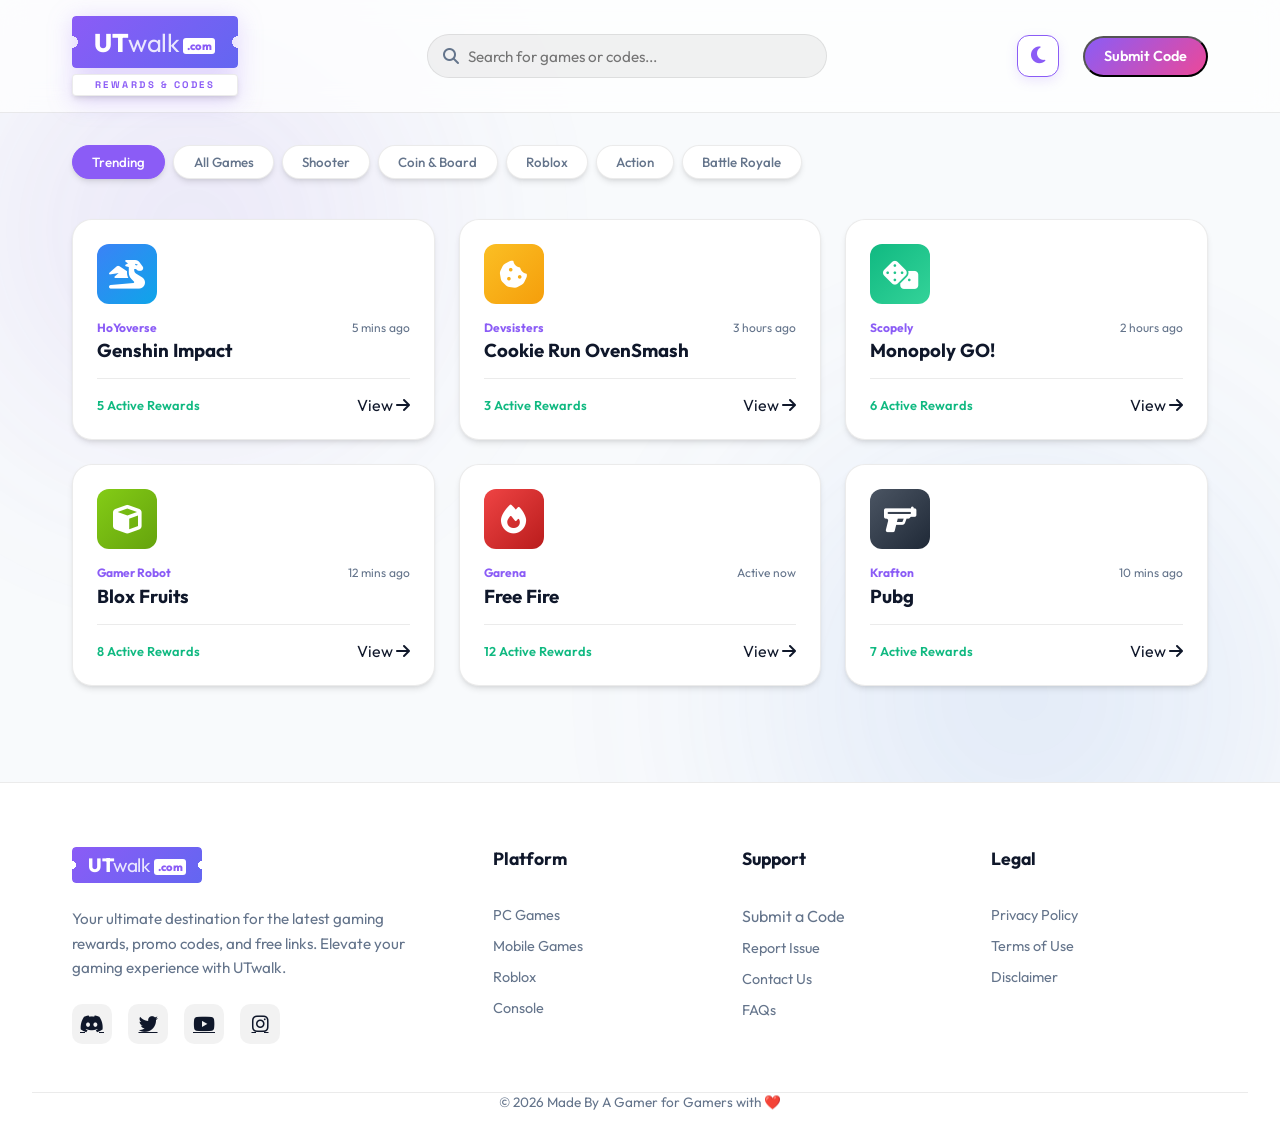
<file: index.html>
<!DOCTYPE html>
<html lang="en">
<head>
    <meta charset="UTF-8">
    <meta name="viewport" content="width=device-width, initial-scale=1.0">
    <title>UTwalk | Premium Gaming Codes & Links</title>
    <meta name="description" content="Discover the latest gaming rewards, promo codes, and free links for your favorite games. Updated daily.">
    <link rel="stylesheet" href="style.css">
    <link href="https://fonts.googleapis.com/css2?family=Outfit:wght@300;400;500;600;800&family=Space+Grotesk:wght@300;500;700&family=Syne:wght@700;800&display=swap" rel="stylesheet">
    <link rel="stylesheet" href="https://cdnjs.cloudflare.com/ajax/libs/font-awesome/6.4.0/css/all.min.css">
</head>
<body>
    <div class="background-effects">
        <div class="glow-orb orb-1"></div>
        <div class="glow-orb orb-2"></div>
        <div class="glow-orb orb-3"></div>
    </div>

    <nav class="navbar">
        <div class="site-container nav-container">
            <div class="logo-container">
                <div class="logo">
                    <div class="logo-main">
                        <span class="ut">UT</span><span class="walk">walk<span class="tld">.com</span></span>
                    </div>
                </div>
                <div class="logo-badge">Rewards & Codes</div>
            </div>
            <div class="search-bar">
                <i class="fa-solid fa-search"></i>
                <input type="text" id="searchInput" placeholder="Search for games or codes...">
            </div>
            <div class="nav-links">
                <button id="themeToggle" class="theme-toggle-btn">
                    <i class="fa-solid fa-moon"></i>
                </button>
                <button id="submitCodeBtn" class="btn-primary">Submit Code</button>
            </div>
        </div>
    </nav>

    <main class="site-container content-area">
        <section class="filter-section">
            <div class="filter-controls">
                <div class="category-tabs" id="categoryTabs">
                    <button class="tab active" data-category="trending">Trending</button>
                    <button class="tab" data-category="all">All Games</button>
                    <button class="tab" data-category="shooter">Shooter</button>
                    <button class="tab" data-category="coinboard">Coin & Board</button>
                    <button class="tab" data-category="roblox">Roblox</button>
                    <button class="tab" data-category="action">Action</button>
                    <button class="tab" data-category="battleroyale">Battle Royale</button>
                </div>
            </div>
        </section>

        <section class="games-grid" id="gamesGrid">
            <!-- Game cards injected by JS -->
        </section>
    </main>

    <footer class="site-footer">
        <div class="site-container footer-container">
            <div class="footer-brand">
                <div class="footer-logo">
                    <div class="logo small">
                        <div class="logo-main">
                            <span class="ut">UT</span><span class="walk">walk<span class="tld">.com</span></span>
                        </div>
                    </div>
                </div>
                <p class="brand-desc">Your ultimate destination for the latest gaming rewards, promo codes, and free links. Elevate your gaming experience with UTwalk.</p>
                <div class="social-links">
                    <a href="#" aria-label="Discord"><i class="fa-brands fa-discord"></i></a>
                    <a href="#" aria-label="Twitter"><i class="fa-brands fa-twitter"></i></a>
                    <a href="#" aria-label="YouTube"><i class="fa-brands fa-youtube"></i></a>
                    <a href="#" aria-label="Instagram"><i class="fa-brands fa-instagram"></i></a>
                </div>
            </div>
            
            <div class="footer-links">
                <div class="link-group">
                    <h4>Platform</h4>
                    <a href="#">PC Games</a>
                    <a href="#">Mobile Games</a>
                    <a href="#">Roblox</a>
                    <a href="#">Console</a>
                </div>
                <div class="link-group">
                    <h4>Support</h4>
                    <button id="footerSubmitBtn" class="footer-action-link">Submit a Code</button>
                    <a href="#">Report Issue</a>
                    <a href="#">Contact Us</a>
                    <a href="#">FAQs</a>
                </div>
                <div class="link-group">
                    <h4>Legal</h4>
                    <a href="#">Privacy Policy</a>
                    <a href="#">Terms of Use</a>
                    <a href="#">Disclaimer</a>
                </div>
            </div>
        </div>
        <div class="site-container footer-bottom">
            <p>&copy; 2026 Made By A Gamer for Gamers with <span style="color: #ef4444;">❤️</span></p>
        </div>
    </footer>

    <!-- Modal for game codes -->
    <div class="modal-overlay" id="codesModal">
        <div class="modal">
            <button class="close-modal" id="closeModal"><i class="fa-solid fa-times"></i></button>
            <div class="modal-header">
                <div class="modal-game-icon" id="modalGameIcon"></div>
                <div>
                    <h2 id="modalGameTitle">Game Name</h2>
                    <p class="modal-subtitle">Claim your free rewards below. Click to copy.</p>
                </div>
            </div>
            <div class="codes-list" id="codesList">
                <!-- Codes injected by JS -->
            </div>
        </div>
    </div>

    <!-- Modal for submitting new codes -->
    <div class="modal-overlay" id="submitModal">
        <div class="modal">
            <button class="close-modal" id="closeSubmitModal"><i class="fa-solid fa-times"></i></button>
            <div class="modal-header">
                <div class="modal-game-icon" style="background: linear-gradient(135deg, var(--accent-primary), var(--accent-secondary))">
                    <i class="fa-solid fa-paper-plane"></i>
                </div>
                <div>
                    <h2>Submit New Code</h2>
                    <p class="modal-subtitle">Help the community by sharing a new working code.</p>
                </div>
            </div>
            <form class="submit-form" id="submitForm">
                <div class="form-group">
                    <label for="gameName">Select Game</label>
                    <input type="text" id="gameName" name="game" placeholder="e.g. Genshin Impact" required>
                </div>
                <div class="form-group">
                    <label for="promoCode">Promo Code</label>
                    <input type="text" id="promoCode" name="code" placeholder="Enter the code here" required>
                </div>
                <div class="form-group">
                    <label for="rewardType">Reward Description</label>
                    <input type="text" id="rewardType" name="reward" placeholder="e.g. 50 Primogems" required>
                </div>
                <div class="form-group">
                    <label for="submitNote">Note (Optional)</label>
                    <textarea id="submitNote" name="note" placeholder="Any additional details or expiry dates..." rows="3"></textarea>
                </div>
                <button type="submit" class="btn-primary w-full">Share Code</button>
            </form>
        </div>
    </div>

    <script src="script.js"></script>
</body>
</html>
</file>
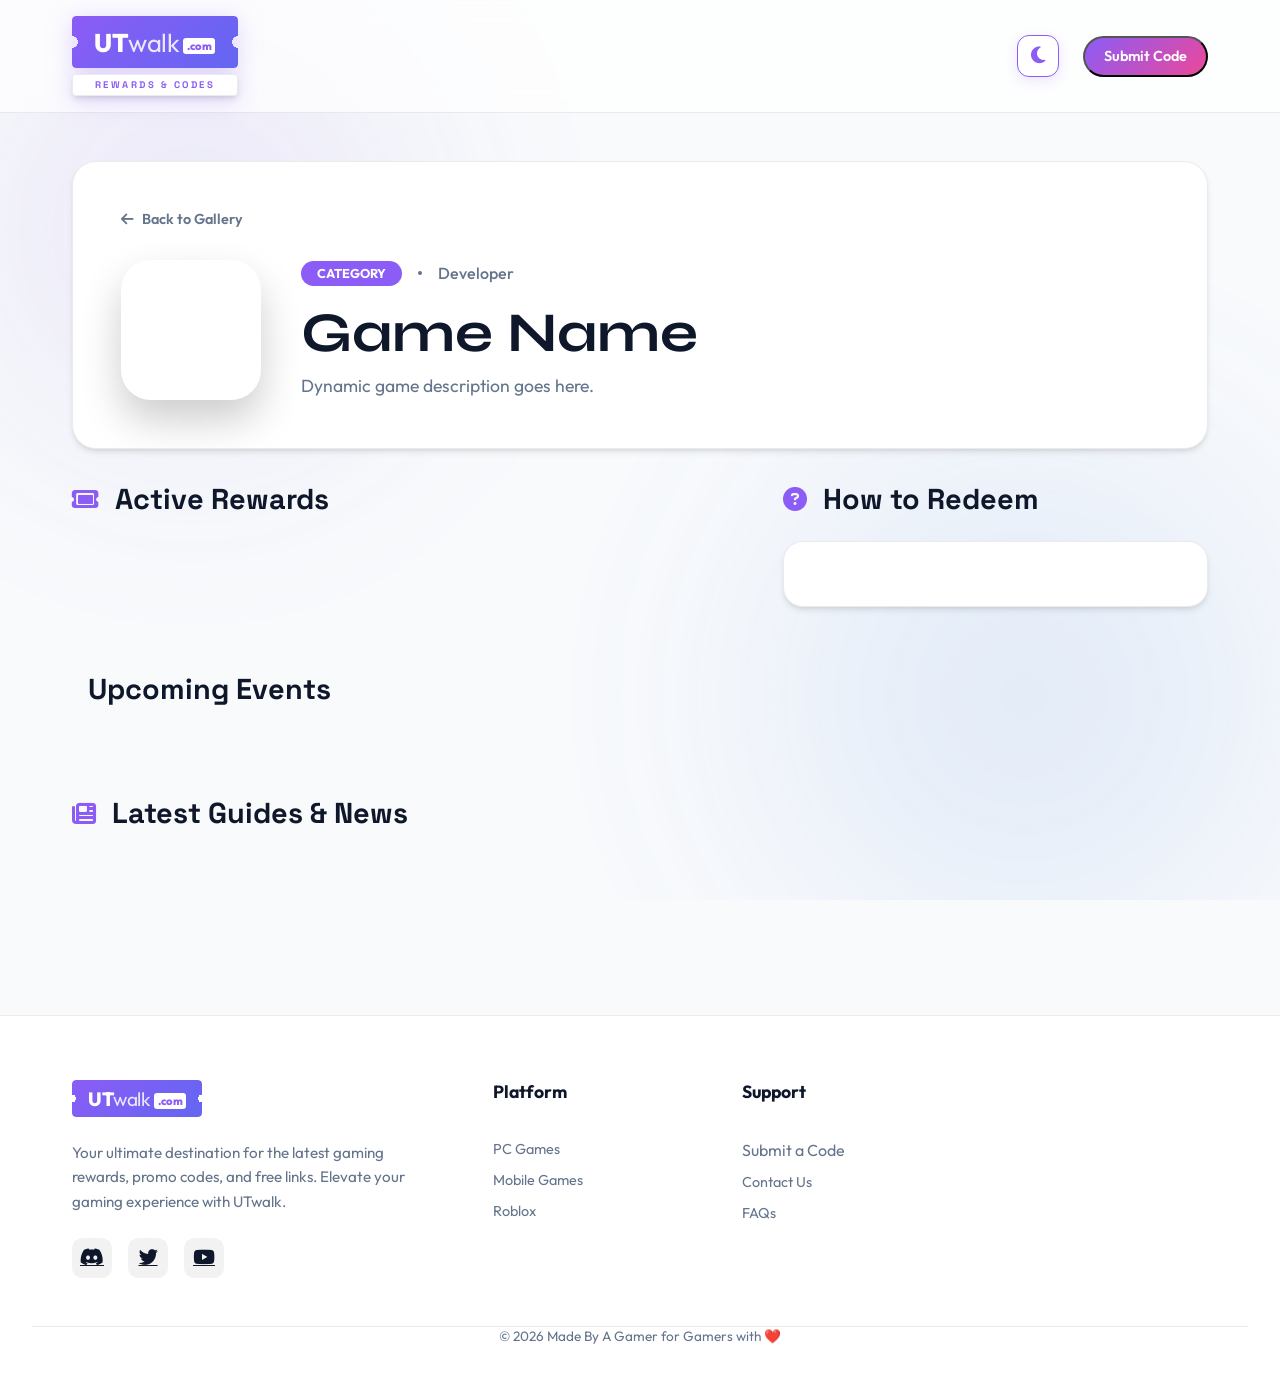
<file: game.html>
<!DOCTYPE html>
<html lang="en">
<head>
    <meta charset="UTF-8">
    <meta name="viewport" content="width=device-width, initial-scale=1.0">
    <title>UTwalk.com | Game Rewards</title>
    <link rel="stylesheet" href="style.css">
    <link href="https://fonts.googleapis.com/css2?family=Outfit:wght@300;400;500;600;800&family=Space+Grotesk:wght@300;500;700&family=Syne:wght@700;800&display=swap" rel="stylesheet">
    <link rel="stylesheet" href="https://cdnjs.cloudflare.com/ajax/libs/font-awesome/6.4.0/css/all.min.css">
</head>
<body class="game-detail-page">
    <div class="background-effects">
        <div class="glow-orb orb-1"></div>
        <div class="glow-orb orb-2"></div>
    </div>

    <nav class="navbar">
        <div class="site-container nav-container">
            <a href="index.html" class="logo-container" style="text-decoration: none;">
                <div class="logo">
                    <div class="logo-main">
                        <span class="ut">UT</span><span class="walk">walk<span class="tld">.com</span></span>
                    </div>
                </div>
                <div class="logo-badge">Rewards & Codes</div>
            </a>
            <div class="nav-links">
                <button id="themeToggle" class="theme-toggle-btn">
                    <i class="fa-solid fa-moon"></i>
                </button>
                <button id="submitCodeBtn" class="btn-primary">Submit Code</button>
            </div>
        </div>
    </nav>

    <main class="site-container content-area" id="gameDetailContent">
        <!-- Hero Section -->
        <div class="game-hero">
            <div class="hero-back">
                <a href="index.html"><i class="fa-solid fa-arrow-left"></i> Back to Gallery</a>
            </div>
            <div class="hero-content">
                <div class="hero-icon" id="gameIcon"></div>
                <div class="hero-text">
                    <div class="hero-meta">
                        <span class="badge-tag" id="gameCategory">Category</span>
                        <span class="meta-dot"></span>
                        <span id="gameDeveloper">Developer</span>
                    </div>
                    <h1 id="gameTitle">Game Name</h1>
                    <p id="gameDesc">Dynamic game description goes here.</p>
                </div>
            </div>
        </div>

        <div class="rewards-layout">
            <!-- Col 1: Codes -->
            <div class="rewards-column">
                <div class="section-header">
                    <i class="fa-solid fa-ticket"></i>
                    <h2>Active Rewards</h2>
                </div>
                <div class="codes-list" id="gameCodesList">
                    <!-- Injected by JS -->
                </div>
            </div>

            <!-- Col 2: How to Redeem -->
            <div class="redeem-column">
                <div class="section-header">
                    <i class="fa-solid fa-circle-question"></i>
                    <h2>How to Redeem</h2>
                </div>
                <div class="guide-box">
                    <ul class="steps-list" id="redeemSteps">
                        <!-- Injected by JS -->
                    </ul>
                </div>
            </div>
        </div>

        <!-- Events Section -->
        <section class="secondary-section">
            <div class="section-header">
                <i class="fa-solid fa-calendar-star"></i>
                <h2>Upcoming Events</h2>
            </div>
            <div class="events-grid" id="eventsGrid">
                <!-- Injected by JS -->
            </div>
        </section>

        <!-- Blogs Section -->
        <section class="secondary-section">
            <div class="section-header">
                <i class="fa-solid fa-newspaper"></i>
                <h2>Latest Guides & News</h2>
            </div>
            <div class="blogs-grid" id="blogsGrid">
                <!-- Injected by JS -->
            </div>
        </section>
    </main>

    <footer class="site-footer">
        <div class="site-container footer-container">
            <div class="footer-brand">
                <div class="footer-logo">
                    <div class="logo small">
                        <div class="logo-main">
                            <span class="ut">UT</span><span class="walk">walk<span class="tld">.com</span></span>
                        </div>
                    </div>
                </div>
                <p class="brand-desc">Your ultimate destination for the latest gaming rewards, promo codes, and free links. Elevate your gaming experience with UTwalk.</p>
                <div class="social-links">
                    <a href="#" aria-label="Discord"><i class="fa-brands fa-discord"></i></a>
                    <a href="#" aria-label="Twitter"><i class="fa-brands fa-twitter"></i></a>
                    <a href="#" aria-label="YouTube"><i class="fa-brands fa-youtube"></i></a>
                </div>
            </div>
            
            <div class="footer-links">
                <div class="link-group">
                    <h4>Platform</h4>
                    <a href="#">PC Games</a>
                    <a href="#">Mobile Games</a>
                    <a href="#">Roblox</a>
                </div>
                <div class="link-group">
                    <h4>Support</h4>
                    <button id="footerSubmitBtn" class="footer-action-link">Submit a Code</button>
                    <a href="#">Contact Us</a>
                    <a href="#">FAQs</a>
                </div>
            </div>
        </div>
        <div class="site-container footer-bottom">
            <p>&copy; 2026 Made By A Gamer for Gamers with <span style="color: #ef4444;">❤️</span></p>
        </div>
    </footer>

    <script src="script.js"></script>
</body>
</html>
</file>
<file: style.css>
:root {
    /* Light Theme (Default) */
    --bg-primary: #f8fafc;
    --bg-secondary: #ffffff;
    --bg-glass: rgba(255, 255, 255, 0.7);
    --text-main: #0f172a;
    --text-muted: #64748b;
    --accent-primary: #8b5cf6;
    --accent-secondary: #ec4899;
    --accent-tertiary: #3b82f6;
    --border-color: rgba(0, 0, 0, 0.08);
    --card-shadow: 0 4px 6px -1px rgba(0, 0, 0, 0.1), 0 2px 4px -1px rgba(0, 0, 0, 0.06);
    --success: #10b981;
    --success: #10b981;
    --site-max-width: 1200px;
    --site-padding: 2rem;
}

[data-theme="dark"] {
    --bg-primary: #0a0e17;
    --bg-secondary: #111827;
    --bg-glass: rgba(255, 255, 255, 0.03);
    --text-main: #f8fafc;
    --text-muted: #94a3b8;
    --border-color: rgba(255, 255, 255, 0.1);
    --card-shadow: 0 10px 15px -3px rgba(0, 0, 0, 0.4);
}

* {
    margin: 0;
    padding: 0;
    box-sizing: border-box;
    font-family: 'Outfit', sans-serif;
    transition: background-color 0.3s ease, color 0.3s ease;
}

body {
    background-color: var(--bg-primary);
    color: var(--text-main);
    min-height: 100vh;
    overflow-x: hidden;
    position: relative;
    display: flex;
    flex-direction: column;
}

/* Background Effects */
.background-effects {
    position: fixed;
    top: 0;
    left: 0;
    width: 100vw;
    height: 100vh;
    z-index: -1;
    overflow: hidden;
    filter: saturate(0.8) opacity(0.5);
}

.glow-orb {
    position: absolute;
    border-radius: 50%;
    filter: blur(100px);
    opacity: 0.3;
    animation: float 20s infinite ease-in-out alternate;
}

.orb-1 {
    top: -10%;
    left: -10%;
    width: 50vw;
    height: 50vw;
    background: radial-gradient(circle, var(--accent-primary) 0%, transparent 70%);
}

.orb-2 {
    bottom: -20%;
    right: -10%;
    width: 60vw;
    height: 60vw;
    background: radial-gradient(circle, var(--accent-tertiary) 0%, transparent 70%);
    animation-delay: -5s;
}

@keyframes float {
    0% { transform: translate(0, 0) scale(1); }
    100% { transform: translate(5%, 5%) scale(1.1); }
}

/* Navbar */
.navbar {
    width: 100%;
    padding: 1rem 0;
    background: var(--bg-glass);
    backdrop-filter: blur(12px);
    -webkit-backdrop-filter: blur(12px);
    border-bottom: 1px solid var(--border-color);
    position: sticky;
    top: 0;
    z-index: 100;
}

.site-container {
    width: 100%;
    max-width: var(--site-max-width);
    margin: 0 auto;
    padding-left: var(--site-padding);
    padding-right: var(--site-padding);
}

.nav-container {
    display: flex;
    justify-content: space-between;
    align-items: center;
    gap: 2rem;
}

.logo-container {
    display: flex;
    flex-direction: column;
    align-items: flex-start;
    gap: 4px;
    filter: drop-shadow(0 4px 12px rgba(139, 92, 246, 0.25));
}

.logo {
    position: relative;
    background: linear-gradient(135deg, var(--accent-primary), #6366f1);
    color: white;
    padding: 0.6rem 1.4rem;
    font-weight: 800;
    display: flex;
    align-items: center;
    width: fit-content;
    /* Professional Ticket Cutout Effect */
    -webkit-mask-image: 
        radial-gradient(circle at 0 50%, transparent 6px, black 6px),
        radial-gradient(circle at 100% 50%, transparent 6px, black 6px);
    mask-image: 
        radial-gradient(circle at 0 50%, transparent 6px, black 6px),
        radial-gradient(circle at 100% 50%, transparent 6px, black 6px);
    -webkit-mask-composite: source-in; /* For older browsers */
    mask-composite: intersect;
    border-radius: 4px;
    transition: transform 0.3s cubic-bezier(0.34, 1.56, 0.64, 1), box-shadow 0.3s ease;
    cursor: pointer;
}

.logo:hover {
    transform: translateY(-2px) scale(1.02);
    filter: brightness(1.1);
}

.copy-btn:hover {
    filter: brightness(1.1);
}

/* Submission Form Styling */
.submit-form {
    margin-top: 1.5rem;
    display: flex;
    flex-direction: column;
    gap: 1.2rem;
}

.form-group {
    display: flex;
    flex-direction: column;
    gap: 0.5rem;
}

.form-group label {
    font-size: 0.85rem;
    font-weight: 600;
    color: var(--text-muted);
}

.form-group input,
.form-group textarea {
    background: rgba(0, 0, 0, 0.03);
    border: 1px solid var(--border-color);
    padding: 0.8rem 1rem;
    border-radius: 12px;
    color: var(--text-main);
    font-size: 0.95rem;
    outline: none;
    transition: all 0.2s ease;
    resize: vertical;
}

[data-theme="dark"] .form-group input,
[data-theme="dark"] .form-group textarea {
    background: rgba(255, 255, 255, 0.05);
}

.form-group input:focus,
.form-group textarea:focus {
    border-color: var(--accent-primary);
    background: var(--bg-secondary);
    box-shadow: 0 0 0 4px rgba(139, 92, 246, 0.1);
}

.w-full {
    width: 100%;
    border: none;
    cursor: pointer;
    padding: 1rem;
    font-size: 1rem;
}

.footer-action-link {
    background: none;
    border: none;
    padding: 0;
    margin: 0;
    font: inherit;
    text-align: left;
    color: var(--text-muted);
    cursor: pointer;
    transition: color 0.2s;
}

.footer-action-link:hover {
    color: var(--accent-primary);
}

.logo-main {
    display: flex;
    align-items: center;
    gap: 0;
    font-size: 1.6rem;
    font-family: 'Syne', sans-serif;
    letter-spacing: -0.5px;
    position: relative;
    z-index: 2;
}

.logo .ut {
    font-weight: 800;
    color: #fff;
    text-transform: uppercase;
}

.logo .walk {
    font-weight: 400;
    color: rgba(255, 255, 255, 0.85);
    letter-spacing: -0.5px;
    text-transform: lowercase;
}

.tld {
    font-size: 0.7rem;
    font-weight: 800;
    background: white;
    color: var(--accent-primary);
    padding: 1px 4px;
    border-radius: 3px;
    margin-left: 4px;
    vertical-align: middle;
}

.logo-badge {
    font-size: 0.6rem;
    font-weight: 700;
    text-transform: uppercase;
    color: var(--accent-primary);
    background: var(--bg-secondary);
    padding: 4px 0;
    border-radius: 4px;
    letter-spacing: 2.5px;
    margin-top: 2px;
    width: 100%;
    text-align: center;
    border: 1px solid var(--border-color);
    box-shadow: var(--card-shadow);
    font-family: 'Space Grotesk', sans-serif;
}

[data-theme="dark"] .logo-badge {
    background: rgba(255, 255, 255, 0.1);
    color: var(--accent-secondary);
}

/* Footer & Smaller Variants */
.logo.small {
    padding: 0.4rem 1rem;
    -webkit-mask-image: 
        radial-gradient(circle at 0 50%, transparent 4px, black 4px),
        radial-gradient(circle at 100% 50%, transparent 4px, black 4px);
    mask-image: 
        radial-gradient(circle at 0 50%, transparent 4px, black 4px),
        radial-gradient(circle at 100% 50%, transparent 4px, black 4px);
}

.logo.small .logo-main {
    font-size: 1.2rem;
}

.search-bar {
    flex: 1;
    max-width: 400px;
    position: relative;
    display: flex;
    align-items: center;
}

.search-bar i {
    position: absolute;
    left: 1rem;
    color: var(--text-muted);
}

.search-bar input {
    width: 100%;
    padding: 0.7rem 1rem 0.7rem 2.5rem;
    background: rgba(0, 0, 0, 0.05);
    border: 1px solid var(--border-color);
    border-radius: 50px;
    color: var(--text-main);
    font-size: 0.95rem;
}

[data-theme="dark"] .search-bar input {
    background: rgba(255, 255, 255, 0.05);
}

.nav-links {
    display: flex;
    align-items: center;
    gap: 1.5rem;
}

.theme-toggle-btn {
    background: var(--bg-secondary);
    border: 1.5px solid var(--accent-primary);
    color: var(--accent-primary);
    width: 42px;
    height: 42px;
    border-radius: 12px;
    cursor: pointer;
    display: flex;
    align-items: center;
    justify-content: center;
    font-size: 1.2rem;
    box-shadow: 0 4px 12px rgba(139, 92, 246, 0.15);
    transition: all 0.3s cubic-bezier(0.175, 0.885, 0.32, 1.275);
}

.theme-toggle-btn:hover {
    background: var(--accent-primary);
    color: white;
    transform: rotate(15deg) scale(1.1);
    box-shadow: 0 6px 15px rgba(139, 92, 246, 0.3);
}

[data-theme="dark"] .theme-toggle-btn {
    border-color: var(--accent-secondary);
    color: var(--accent-secondary);
    box-shadow: 0 4px 12px rgba(236, 72, 153, 0.2);
}

[data-theme="dark"] .theme-toggle-btn:hover {
    background: var(--accent-secondary);
    color: white;
    box-shadow: 0 6px 15px rgba(236, 72, 153, 0.4);
}

.btn-primary {
    background: linear-gradient(135deg, var(--accent-primary), var(--accent-secondary));
    padding: 0.6rem 1.2rem;
    border-radius: 50px;
    color: white;
    text-decoration: none;
    font-weight: 600;
    font-size: 0.9rem;
}

/* Content */
.content-area {
    padding-top: 2rem;
    padding-bottom: 2rem;
    flex: 1;
}

.filter-controls {
    display: flex;
    justify-content: space-between;
    align-items: center;
    margin-bottom: 2.5rem;
    gap: 1rem;
    flex-wrap: wrap;
}

.category-tabs {
    display: flex;
    gap: 0.5rem;
}

.tab {
    background: var(--bg-secondary);
    border: 1px solid var(--border-color);
    color: var(--text-muted);
    padding: 0.5rem 1.2rem;
    border-radius: 50px;
    cursor: pointer;
    font-weight: 500;
    box-shadow: var(--card-shadow);
}

.tab.active {
    background: var(--accent-primary);
    color: white;
    border-color: var(--accent-primary);
}

.sort-dropdown {
    padding: 0.5rem 1rem;
    border-radius: 50px;
    background: var(--bg-secondary);
    color: var(--text-main);
    border: 1px solid var(--border-color);
    outline: none;
    cursor: pointer;
}

/* Games Grid */
.games-grid {
    display: grid;
    grid-template-columns: repeat(auto-fill, minmax(280px, 1fr));
    gap: 1.5rem;
}

.game-card {
    background: var(--bg-secondary);
    border: 1px solid var(--border-color);
    border-radius: 20px;
    padding: 1.5rem;
    display: flex;
    flex-direction: column;
    gap: 1rem;
    box-shadow: var(--card-shadow);
    transition: transform 0.2s;
    cursor: pointer;
}

.game-card:hover {
    transform: translateY(-5px);
}

.game-icon {
    width: 60px;
    height: 60px;
    border-radius: 12px;
    display: flex;
    align-items: center;
    justify-content: center;
    font-size: 1.8rem;
    color: white;
}

.game-meta {
    display: flex;
    justify-content: space-between;
    font-size: 0.75rem;
    margin-bottom: 0.2rem;
}

.developer {
    color: var(--accent-primary);
    font-weight: 700;
}

.update-time {
    color: var(--text-muted);
}

.game-footer {
    margin-top: auto;
    display: flex;
    justify-content: space-between;
    align-items: center;
    padding-top: 1rem;
    border-top: 1px solid var(--border-color);
}

.badge {
    color: var(--success);
    font-size: 0.8rem;
    font-weight: 600;
}

/* Modal */
.modal-overlay {
    position: fixed;
    top: 0;
    left: 0;
    width: 100%;
    height: 100%;
    background: rgba(0, 0, 0, 0.4);
    backdrop-filter: blur(4px);
    display: none;
    align-items: center;
    justify-content: center;
    z-index: 1000;
}

.modal-overlay.active { display: flex; }

.modal {
    background: var(--bg-secondary);
    border-radius: 24px;
    width: 90%;
    max-width: 500px;
    padding: 2rem;
    position: relative;
    box-shadow: var(--card-shadow);
}

.close-modal {
    position: absolute;
    top: 1rem;
    right: 1rem;
    background: none;
    border: none;
    font-size: 1.5rem;
    cursor: pointer;
    color: var(--text-muted);
}

.codes-list {
    margin-top: 1.5rem;
    display: flex;
    flex-direction: column;
    gap: 1rem;
}

.code-item {
    background: rgba(0, 0, 0, 0.03);
    padding: 1rem;
    border-radius: 12px;
    display: flex;
    justify-content: space-between;
    align-items: center;
}

[data-theme="dark"] .code-item { background: rgba(255, 255, 255, 0.05); }

.copy-btn {
    background: var(--accent-primary);
    color: white;
    border: none;
    padding: 0.5rem 1rem;
    border-radius: 8px;
    cursor: pointer;
}

/* New Improved Footer */
.site-footer {
    background: var(--bg-secondary);
    border-top: 1px solid var(--border-color);
    padding: 4rem 2rem 2rem;
    margin-top: 4rem;
    color: var(--text-main);
}

.footer-container {
    display: grid;
    grid-template-columns: 1.5fr 3fr;
    gap: 4rem;
}

.footer-brand {
    display: flex;
    flex-direction: column;
    gap: 1.5rem;
}

.brand-desc {
    color: var(--text-muted);
    line-height: 1.6;
    font-size: 0.95rem;
}

.social-links {
    display: flex;
    gap: 1rem;
}

.social-links a {
    width: 40px;
    height: 40px;
    border-radius: 10px;
    background: rgba(0, 0, 0, 0.05);
    color: var(--text-main);
    display: flex;
    align-items: center;
    justify-content: center;
    font-size: 1.2rem;
    transition: all 0.3s ease;
}

[data-theme="dark"] .social-links a {
    background: rgba(255, 255, 255, 0.05);
}

.social-links a:hover {
    background: var(--accent-primary);
    color: white;
    transform: translateY(-3px);
}

.footer-links {
    display: grid;
    grid-template-columns: repeat(3, 1fr);
    gap: 2rem;
}

.link-group h4 {
    font-size: 1.1rem;
    margin-bottom: 1.5rem;
    color: var(--text-main);
}

.link-group {
    display: flex;
    flex-direction: column;
    gap: 0.8rem;
}

.link-group a {
    color: var(--text-muted);
    text-decoration: none;
    font-size: 0.9rem;
    transition: color 0.2s;
}

.link-group a:hover {
    color: var(--accent-primary);
}

.footer-bottom {
    max-width: var(--container-max-width);
    margin: 3rem auto 0;
    padding: 2rem var(--container-padding-x) 0;
    border-top: 1px solid var(--border-color);
    text-align: center;
    color: var(--text-muted);
    font-size: 0.85rem;
}

@media (max-width: 900px) {
    .footer-container {
        grid-template-columns: 1fr;
        gap: 3rem;
    }
}

@media (max-width: 600px) {
    .footer-links {
        grid-template-columns: 1fr 1fr;
    }
    .filter-controls { flex-direction: column; align-items: stretch; }
}

/* Game Detail Page Styles */
.game-hero {
    background: var(--bg-secondary);
    border: 1px solid var(--border-color);
    border-radius: 24px;
    padding: 3rem;
    margin-bottom: 2rem;
    position: relative;
    overflow: hidden;
    box-shadow: var(--card-shadow);
    margin-top: 1rem;
}

.hero-back {
    margin-bottom: 2rem;
}

.hero-back a {
    color: var(--text-muted);
    text-decoration: none;
    font-weight: 600;
    font-size: 0.9rem;
    display: flex;
    align-items: center;
    gap: 0.5rem;
    transition: color 0.2s;
}

.hero-back a:hover { color: var(--accent-primary); }

.hero-content {
    display: flex;
    align-items: center;
    gap: 2.5rem;
    position: relative;
    z-index: 2;
}

.hero-icon {
    width: 140px;
    height: 140px;
    border-radius: 30px;
    display: flex;
    align-items: center;
    justify-content: center;
    font-size: 4rem;
    color: white;
    box-shadow: 0 20px 40px rgba(0,0,0,0.2);
}

.hero-text h1 {
    font-family: 'Syne', sans-serif;
    font-size: 3.5rem;
    margin-bottom: 0.5rem;
    line-height: 1.1;
}

.hero-meta {
    display: flex;
    align-items: center;
    gap: 1rem;
    margin-bottom: 1rem;
}

.badge-tag {
    background: var(--accent-primary);
    color: white;
    padding: 0.3rem 1rem;
    border-radius: 50px;
    font-size: 0.8rem;
    font-weight: 700;
    text-transform: uppercase;
}

.meta-dot {
    width: 4px;
    height: 4px;
    background: var(--text-muted);
    border-radius: 50%;
}

#gameDeveloper {
    color: var(--text-muted);
    font-weight: 500;
    font-size: 1rem;
}

#gameDesc {
    color: var(--text-muted);
    max-width: 600px;
    line-height: 1.6;
    font-size: 1.1rem;
}

/* 2-Column Layout */
.rewards-layout {
    display: grid;
    grid-template-columns: 1.6fr 1fr;
    gap: 2rem;
    margin-bottom: 4rem;
}

.section-header {
    display: flex;
    align-items: center;
    gap: 1rem;
    margin-bottom: 1.5rem;
}

.section-header i {
    font-size: 1.5rem;
    color: var(--accent-primary);
}

.section-header h2 {
    font-family: 'Space Grotesk', sans-serif;
    font-size: 1.8rem;
}

.guide-box {
    background: var(--bg-secondary);
    border: 1px solid var(--border-color);
    border-radius: 20px;
    padding: 2rem;
    box-shadow: var(--card-shadow);
}

.steps-list {
    list-style: none;
    display: flex;
    flex-direction: column;
    gap: 1.5rem;
}

.step-item {
    display: flex;
    gap: 1rem;
}

.step-number {
    width: 28px;
    height: 28px;
    background: var(--accent-primary);
    color: white;
    border-radius: 50%;
    display: flex;
    align-items: center;
    justify-content: center;
    font-weight: 800;
    font-size: 0.8rem;
    flex-shrink: 0;
}

.step-text {
    font-size: 0.95rem;
    line-height: 1.5;
    color: var(--text-main);
}

/* Events & Blogs */
.secondary-section {
    margin-bottom: 4rem;
}

.events-grid, .blogs-grid {
    display: grid;
    grid-template-columns: repeat(auto-fill, minmax(300px, 1fr));
    gap: 1.5rem;
}

.event-card, .blog-card {
    background: var(--bg-secondary);
    border: 1px solid var(--border-color);
    border-radius: 20px;
    padding: 1.5rem;
    box-shadow: var(--card-shadow);
    transition: transform 0.2s;
}

.event-card:hover, .blog-card:hover { transform: translateY(-5px); }

.event-date {
    color: var(--accent-secondary);
    font-weight: 700;
    font-size: 0.8rem;
    text-transform: uppercase;
    margin-bottom: 0.5rem;
    display: block;
}

.event-card h3, .blog-card h3 {
    font-size: 1.2rem;
    margin-bottom: 0.5rem;
}

.event-card p, .blog-card p {
    color: var(--text-muted);
    font-size: 0.9rem;
    line-height: 1.5;
}

@media (max-width: 900px) {
    .hero-content { flex-direction: column; text-align: center; gap: 1.5rem; }
    .hero-text h1 { font-size: 2.5rem; }
    .hero-meta { justify-content: center; }
    #gameDesc { margin: 0 auto; }
    .rewards-layout { grid-template-columns: 1fr; }
}
</file>
